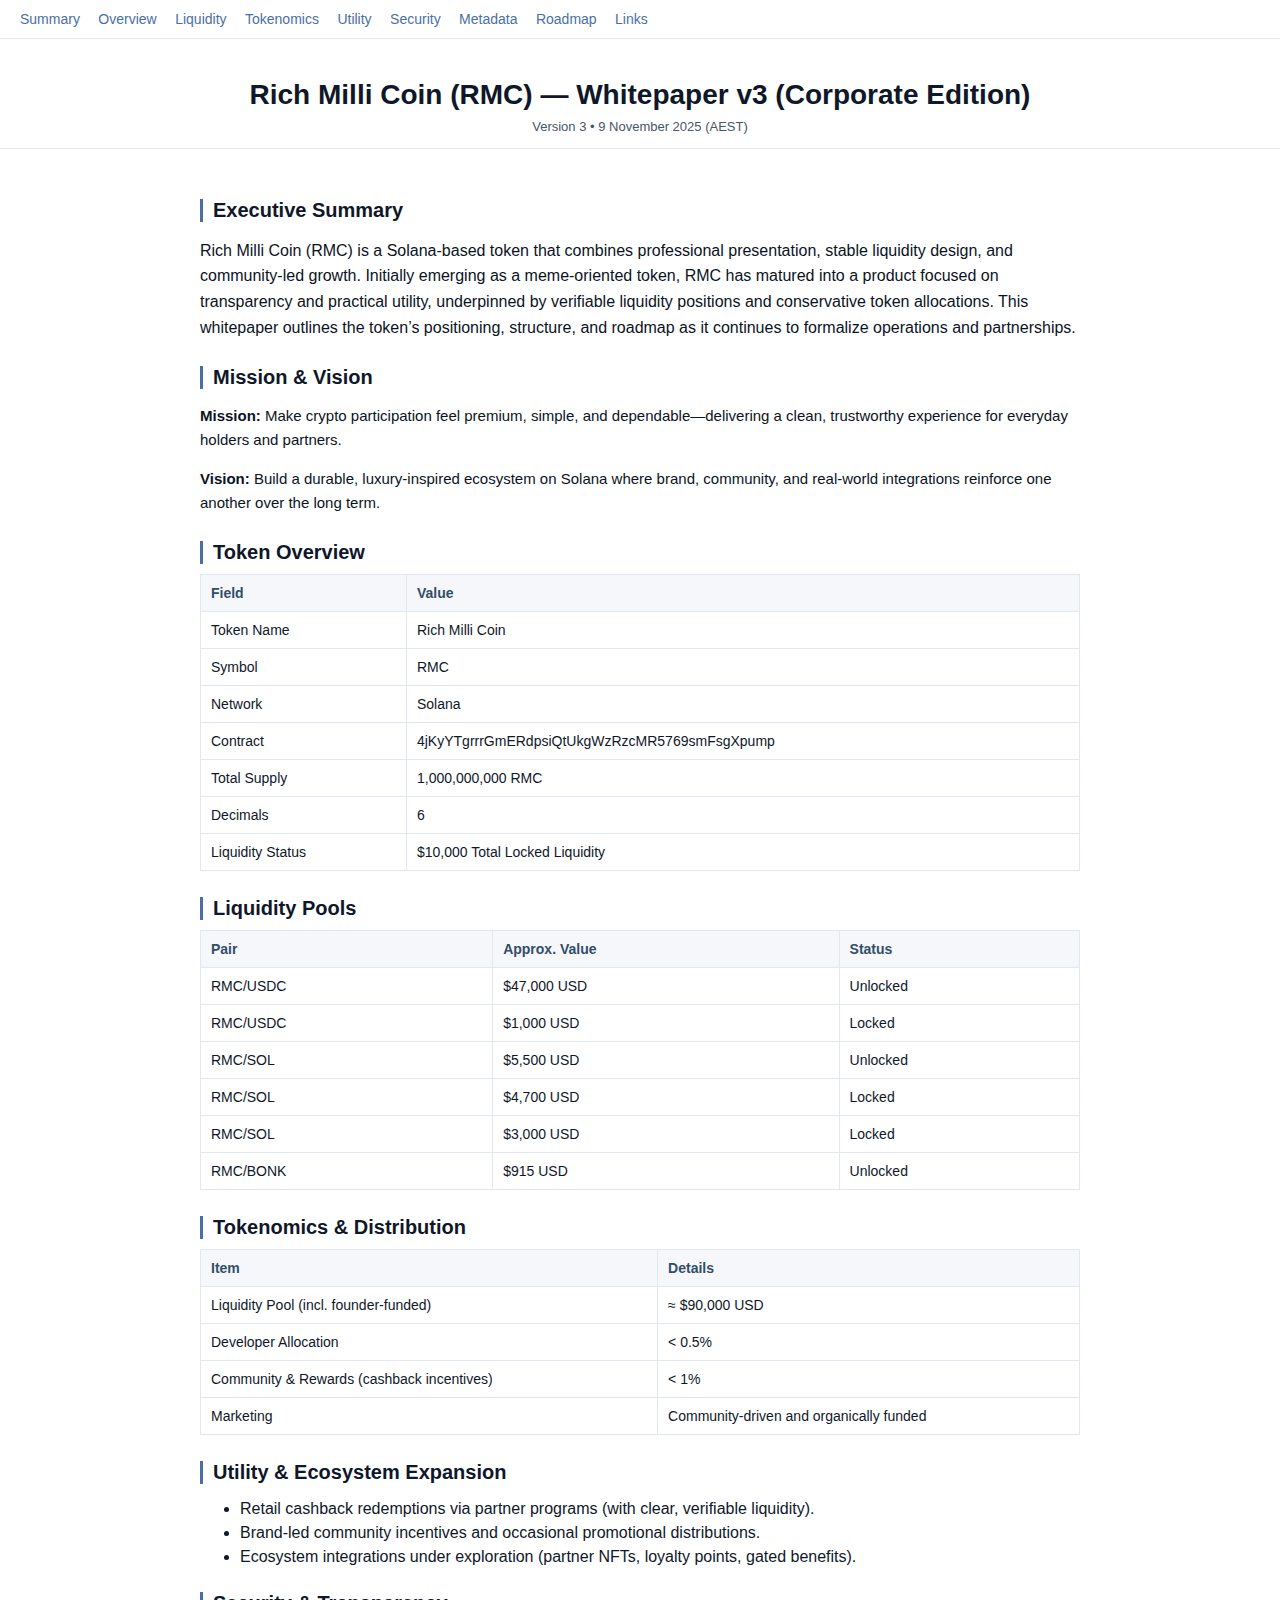
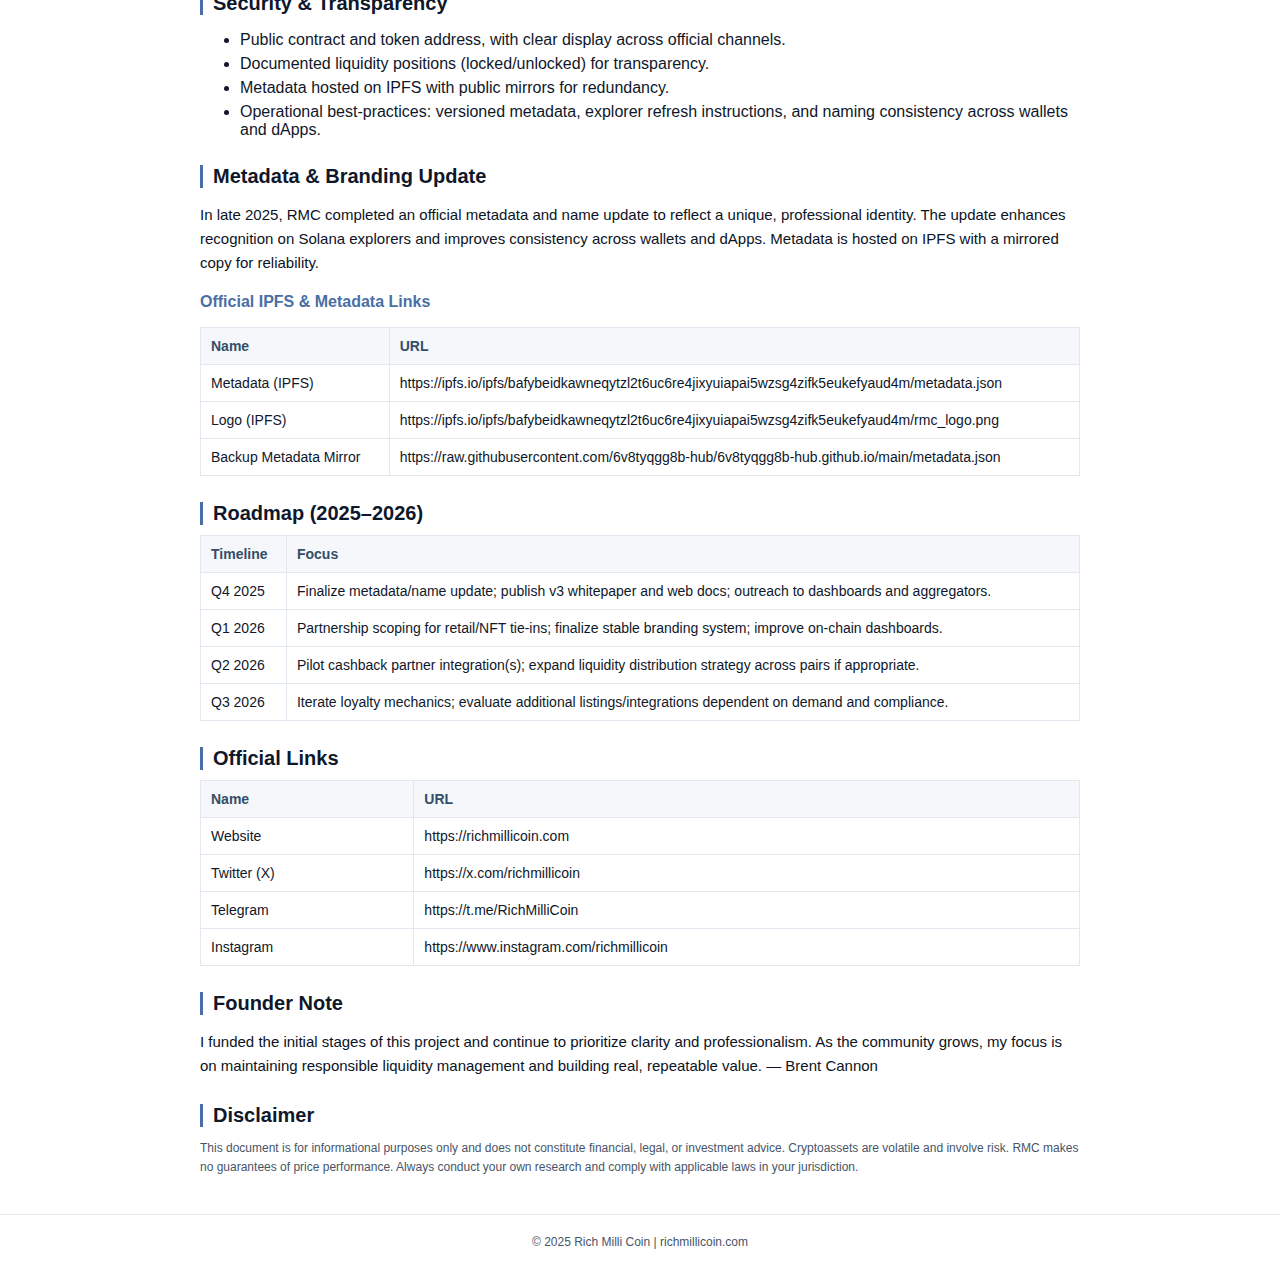
<file: rmc_whitepaper_v3_corporate.html>
<!DOCTYPE html>
<html lang="en">
<head>
<meta charset="utf-8">
<meta name="viewport" content="width=device-width, initial-scale=1">
<title>Rich Milli Coin (RMC) — Whitepaper v3 (Corporate Edition)</title>

<style>
  :root { --accent:#4a6fa5; --text:#0f172a; --muted:#475569; --line:#e2e8f0; }
  html,body { margin:0; padding:0; font-family: -apple-system, BlinkMacSystemFont, 'Segoe UI', Roboto, Helvetica, Arial, sans-serif; color: var(--text); background:#fff; }
  header { padding: 40px 20px 10px; border-bottom:1px solid var(--line); text-align:center; }
  header h1 { margin:0; font-size:28px; font-weight:700; }
  header p { margin:6px 0 0; color: var(--muted); font-size:13px; }
  main { max-width: 880px; margin: 0 auto; padding: 24px; }
  h2 { font-size:20px; margin: 26px 0 10px; border-left: 3px solid var(--accent); padding-left: 10px; }
  h3 { font-size:16px; color: var(--accent); margin-top: 18px; }
  p { line-height:1.6; font-size:15px; color:#0b1324; }
  .lead { font-size:16px; color:#0b1324; }
  table { width:100%; border-collapse: collapse; margin: 10px 0 16px; font-size:14px; }
  th, td { border: 1px solid var(--line); padding: 10px; text-align:left; vertical-align: top; }
  th { background:#f5f7fa; color:#334e68; }
  .small { font-size:12px; color: var(--muted); }
  footer { border-top:1px solid var(--line); padding: 20px; text-align:center; color: var(--muted); font-size:12px; }
  .list li { margin:6px 0; }
  nav { position: sticky; top: 0; background: #fff; border-bottom: 1px solid var(--line); padding: 10px 20px; }
  nav a { margin-right: 14px; color: var(--accent); text-decoration:none; font-size:14px; }
  nav a:hover { text-decoration: underline; }
</style>

</head>
<body>
<nav>
  <a href="#summary">Summary</a>
  <a href="#overview">Overview</a>
  <a href="#liquidity">Liquidity</a>
  <a href="#tokenomics">Tokenomics</a>
  <a href="#utility">Utility</a>
  <a href="#security">Security</a>
  <a href="#metadata">Metadata</a>
  <a href="#roadmap">Roadmap</a>
  <a href="#links">Links</a>
</nav>
<header>
  <h1>Rich Milli Coin (RMC) — Whitepaper v3 (Corporate Edition)</h1>
  <p>Version 3 • 9 November 2025 (AEST)</p>
</header>
<main>
  <section id="summary">
    <h2>Executive Summary</h2>
    <p class="lead">Rich Milli Coin (RMC) is a Solana-based token that combines professional presentation, stable liquidity design, and community-led growth. Initially emerging as a meme-oriented token, RMC has matured into a product focused on transparency and practical utility, underpinned by verifiable liquidity positions and conservative token allocations. This whitepaper outlines the token’s positioning, structure, and roadmap as it continues to formalize operations and partnerships.</p>
    <h2>Mission & Vision</h2>
    <p><b>Mission:</b> Make crypto participation feel premium, simple, and dependable—delivering a clean, trustworthy experience for everyday holders and partners.</p>
    <p><b>Vision:</b> Build a durable, luxury-inspired ecosystem on Solana where brand, community, and real-world integrations reinforce one another over the long term.</p>
  </section>
  <section id="overview">
    <h2>Token Overview</h2>
    <table><thead><tr><th>Field</th><th>Value</th></tr></thead><tbody><tr><td>Token Name</td><td>Rich Milli Coin</td></tr><tr><td>Symbol</td><td>RMC</td></tr><tr><td>Network</td><td>Solana</td></tr><tr><td>Contract</td><td>4jKyYTgrrrGmERdpsiQtUkgWzRzcMR5769smFsgXpump</td></tr><tr><td>Total Supply</td><td>1,000,000,000 RMC</td></tr><tr><td>Decimals</td><td>6</td></tr><tr><td>Liquidity Status</td><td>$10,000 Total Locked Liquidity</td></tr></tbody></table>
  </section>
  <section id="liquidity">
    <h2>Liquidity Pools</h2>
    <table><thead><tr><th>Pair</th><th>Approx. Value</th><th>Status</th></tr></thead><tbody><tr><td>RMC/USDC</td><td>$47,000 USD</td><td>Unlocked</td></tr><tr><td>RMC/USDC</td><td>$1,000 USD</td><td>Locked</td></tr><tr><td>RMC/SOL</td><td>$5,500 USD</td><td>Unlocked</td></tr><tr><td>RMC/SOL</td><td>$4,700 USD</td><td>Locked</td></tr><tr><td>RMC/SOL</td><td>$3,000 USD</td><td>Locked</td></tr><tr><td>RMC/BONK</td><td>$915 USD</td><td>Unlocked</td></tr></tbody></table>
  </section>
  <section id="tokenomics">
    <h2>Tokenomics & Distribution</h2>
    <table><thead><tr><th>Item</th><th>Details</th></tr></thead><tbody><tr><td>Liquidity Pool (incl. founder-funded)</td><td>≈ $90,000 USD</td></tr><tr><td>Developer Allocation</td><td>< 0.5%</td></tr><tr><td>Community & Rewards (cashback incentives)</td><td>< 1%</td></tr><tr><td>Marketing</td><td>Community-driven and organically funded</td></tr></tbody></table>
  </section>
  <section id="utility">
    <h2>Utility & Ecosystem Expansion</h2>
    <ul class="list">
      <li>Retail cashback redemptions via partner programs (with clear, verifiable liquidity).</li><li>Brand-led community incentives and occasional promotional distributions.</li><li>Ecosystem integrations under exploration (partner NFTs, loyalty points, gated benefits).</li>
    </ul>
  </section>
  <section id="security">
    <h2>Security & Transparency</h2>
    <ul class="list">
      <li>Public contract and token address, with clear display across official channels.</li><li>Documented liquidity positions (locked/unlocked) for transparency.</li><li>Metadata hosted on IPFS with public mirrors for redundancy.</li><li>Operational best-practices: versioned metadata, explorer refresh instructions, and naming consistency across wallets and dApps.</li>
    </ul>
  </section>
  <section id="metadata">
    <h2>Metadata & Branding Update</h2>
    <p>In late 2025, RMC completed an official metadata and name update to reflect a unique, professional identity. The update enhances recognition on Solana explorers and improves consistency across wallets and dApps. Metadata is hosted on IPFS with a mirrored copy for reliability.</p>
    <h3>Official IPFS & Metadata Links</h3>
    <table><thead><tr><th>Name</th><th>URL</th></tr></thead><tbody><tr><td>Metadata (IPFS)</td><td>https://ipfs.io/ipfs/bafybeidkawneqytzl2t6uc6re4jixyuiapai5wzsg4zifk5eukefyaud4m/metadata.json</td></tr><tr><td>Logo (IPFS)</td><td>https://ipfs.io/ipfs/bafybeidkawneqytzl2t6uc6re4jixyuiapai5wzsg4zifk5eukefyaud4m/rmc_logo.png</td></tr><tr><td>Backup Metadata Mirror</td><td>https://raw.githubusercontent.com/6v8tyqgg8b-hub/6v8tyqgg8b-hub.github.io/main/metadata.json</td></tr></tbody></table>
  </section>
  <section id="roadmap">
    <h2>Roadmap (2025–2026)</h2>
    <table><thead><tr><th>Timeline</th><th>Focus</th></tr></thead><tbody><tr><td>Q4 2025</td><td>Finalize metadata/name update; publish v3 whitepaper and web docs; outreach to dashboards and aggregators.</td></tr><tr><td>Q1 2026</td><td>Partnership scoping for retail/NFT tie-ins; finalize stable branding system; improve on-chain dashboards.</td></tr><tr><td>Q2 2026</td><td>Pilot cashback partner integration(s); expand liquidity distribution strategy across pairs if appropriate.</td></tr><tr><td>Q3 2026</td><td>Iterate loyalty mechanics; evaluate additional listings/integrations dependent on demand and compliance.</td></tr></tbody></table>
  </section>
  <section id="links">
    <h2>Official Links</h2>
    <table><thead><tr><th>Name</th><th>URL</th></tr></thead><tbody><tr><td>Website</td><td>https://richmillicoin.com</td></tr><tr><td>Twitter (X)</td><td>https://x.com/richmillicoin</td></tr><tr><td>Telegram</td><td>https://t.me/RichMilliCoin</td></tr><tr><td>Instagram</td><td>https://www.instagram.com/richmillicoin</td></tr></tbody></table>
  </section>
  <section id="founder">
    <h2>Founder Note</h2>
    <p>I funded the initial stages of this project and continue to prioritize clarity and professionalism. As the community grows, my focus is on maintaining responsible liquidity management and building real, repeatable value. — Brent Cannon</p>
  </section>
  <section id="disclaimer">
    <h2>Disclaimer</h2>
    <p class="small">This document is for informational purposes only and does not constitute financial, legal, or investment advice. Cryptoassets are volatile and involve risk. RMC makes no guarantees of price performance. Always conduct your own research and comply with applicable laws in your jurisdiction.</p>
  </section>
</main>
<footer>© 2025 Rich Milli Coin | richmillicoin.com</footer>
</body>
</html>
</file>
